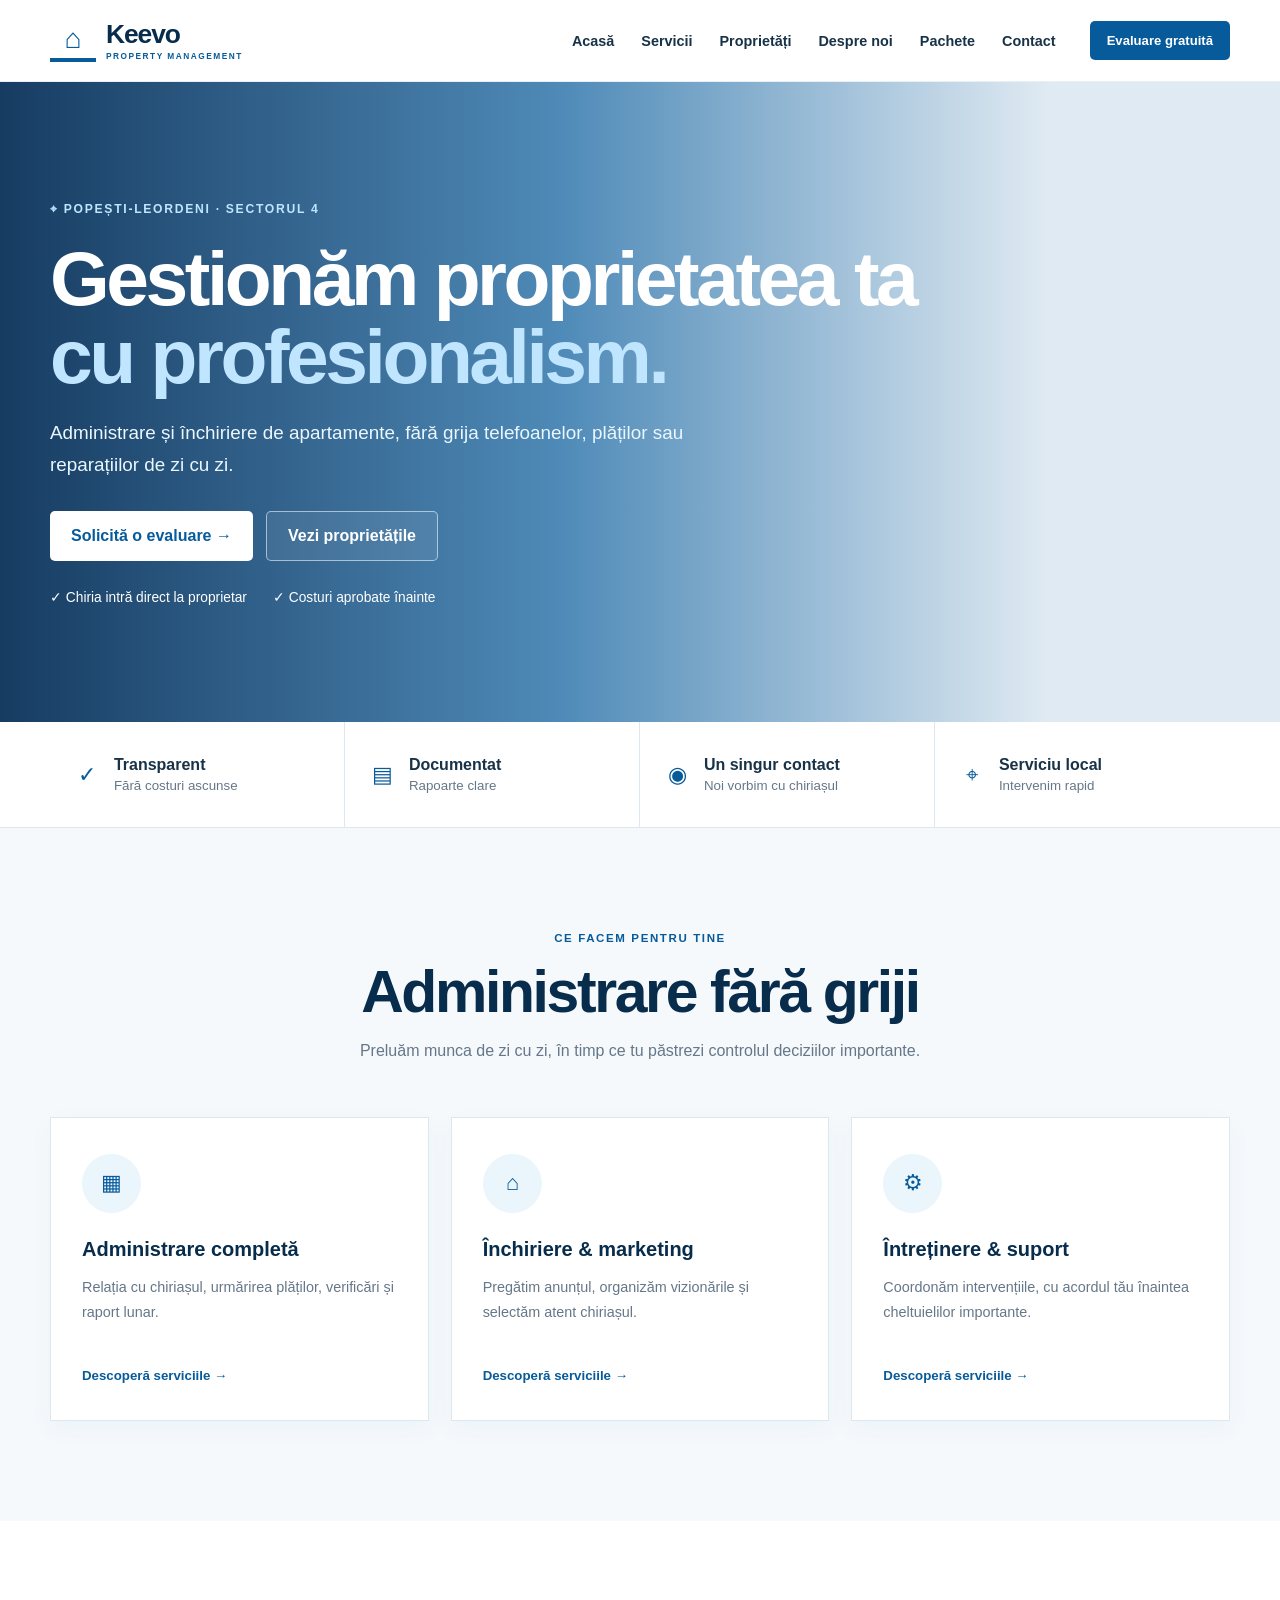
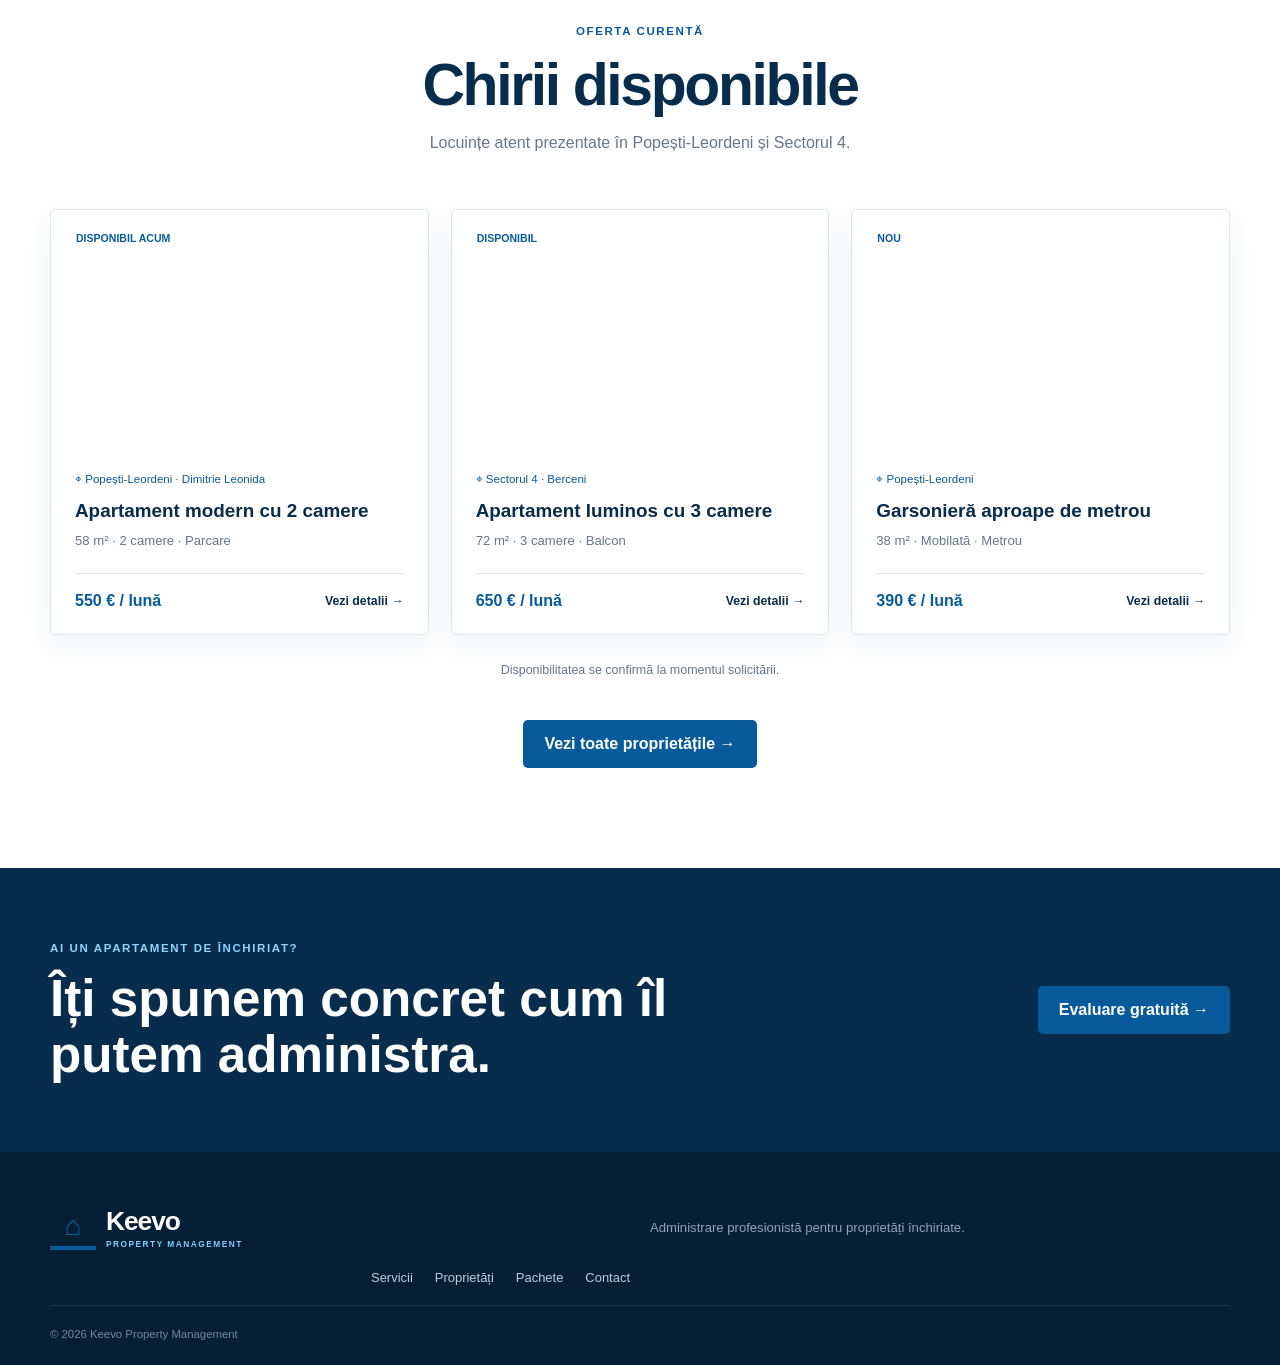
<file: index.html>
<!doctype html><html lang="ro"><head><meta charset="utf-8"><meta name="viewport" content="width=device-width,initial-scale=1"><title>Keevo Property Management</title><meta name="description" content="Keevo Property Management — administrare și închiriere proprietăți în București și Popești-Leordeni."><link rel="stylesheet" href="/styles.css"></head><body><main><header><div class="container nav"><a class="logo" href="/"><span class="logo-icon"><i class="icon">⌂</i></span><span><b>Keevo</b><small>Property Management</small></span></a><nav id="mainnav"><a href="/">Acasă</a><a href="/servicii/">Servicii</a><a href="/proprietati/">Proprietăți</a><a href="/despre-noi/">Despre noi</a><a href="/pachete/">Pachete</a><a href="/contact/">Contact</a></nav><a class="nav-button" href="/contact/">Evaluare gratuită</a><button class="menu" id="menuBtn" aria-label="Meniu">☰</button></div></header><section class="hero"><div class="hero-shade"></div><div class="container hero-copy"><span class="kicker">⌖ Popești-Leordeni · Sectorul 4</span><h1>Gestionăm proprietatea ta<br><em>cu profesionalism.</em></h1><p>Administrare și închiriere de apartamente, fără grija telefoanelor, plăților sau reparațiilor de zi cu zi.</p><div class="hero-actions"><a class="btn" href="/contact/">Solicită o evaluare →</a><a class="btn ghost" href="/proprietati/">Vezi proprietățile</a></div><div class="hero-proof"><span>✓ Chiria intră direct la proprietar</span><span>✓ Costuri aprobate înainte</span></div></div></section><section class="facts"><div class="container"><div><i class="icon">✓</i><span><b>Transparent</b><small>Fără costuri ascunse</small></span></div><div><i class="icon">▤</i><span><b>Documentat</b><small>Rapoarte clare</small></span></div><div><i class="icon">◉</i><span><b>Un singur contact</b><small>Noi vorbim cu chiriașul</small></span></div><div><i class="icon">⌖</i><span><b>Serviciu local</b><small>Intervenim rapid</small></span></div></div></section><section class="section soft"><div class="container"><div class="heading"><span class="label">Ce facem pentru tine</span><h2>Administrare fără griji</h2><p>Preluăm munca de zi cu zi, în timp ce tu păstrezi controlul deciziilor importante.</p></div><div class="service-grid"><article><span><i class="icon">▦</i></span><h3>Administrare completă</h3><p>Relația cu chiriașul, urmărirea plăților, verificări și raport lunar.</p><a href="/servicii/">Descoperă serviciile →</a></article><article><span><i class="icon">⌂</i></span><h3>Închiriere & marketing</h3><p>Pregătim anunțul, organizăm vizionările și selectăm atent chiriașul.</p><a href="/servicii/">Descoperă serviciile →</a></article><article><span><i class="icon">⚙</i></span><h3>Întreținere & suport</h3><p>Coordonăm intervențiile, cu acordul tău înaintea cheltuielilor importante.</p><a href="/servicii/">Descoperă serviciile →</a></article></div></div></section><section class="section properties"><div class="container"><div class="heading"><span class="label">Oferta curentă</span><h2>Chirii disponibile</h2><p>Locuințe atent prezentate în Popești-Leordeni și Sectorul 4.</p></div><div class="property-grid"><article><div class="property-image crop-0"><span>Disponibil acum</span></div><div class="property-copy"><small>⌖ Popești-Leordeni · Dimitrie Leonida</small><h3>Apartament modern cu 2 camere</h3><p>58 m² · 2 camere · Parcare</p><div><strong>550 € / lună</strong><a href="/proprietati/#locuinta-0">Vezi detalii →</a></div></div></article><article><div class="property-image crop-1"><span>Disponibil</span></div><div class="property-copy"><small>⌖ Sectorul 4 · Berceni</small><h3>Apartament luminos cu 3 camere</h3><p>72 m² · 3 camere · Balcon</p><div><strong>650 € / lună</strong><a href="/proprietati/#locuinta-1">Vezi detalii →</a></div></div></article><article><div class="property-image crop-2"><span>Nou</span></div><div class="property-copy"><small>⌖ Popești-Leordeni</small><h3>Garsonieră aproape de metrou</h3><p>38 m² · Mobilată · Metrou</p><div><strong>390 € / lună</strong><a href="/proprietati/#locuinta-2">Vezi detalii →</a></div></div></article></div><p class="note">Disponibilitatea se confirmă la momentul solicitării.</p><div class="center-action"><a class="btn" href="/proprietati/">Vezi toate proprietățile →</a></div></div></section><section class="home-cta"><div class="container"><div><span class="label">Ai un apartament de închiriat?</span><h2>Îți spunem concret cum îl putem administra.</h2></div><a class="btn" href="/contact/">Evaluare gratuită →</a></div></section><footer><div class="container"><a class="logo" href="/"><span class="logo-icon"><i class="icon">⌂</i></span><span><b>Keevo</b><small>Property Management</small></span></a><p>Administrare profesionistă pentru proprietăți închiriate.</p><nav><a href="/servicii/">Servicii</a><a href="/proprietati/">Proprietăți</a><a href="/pachete/">Pachete</a><a href="/contact/">Contact</a></nav><small>© 2026 Keevo Property Management</small></div></footer></main><script src="/site.js"></script></body></html>
</file>
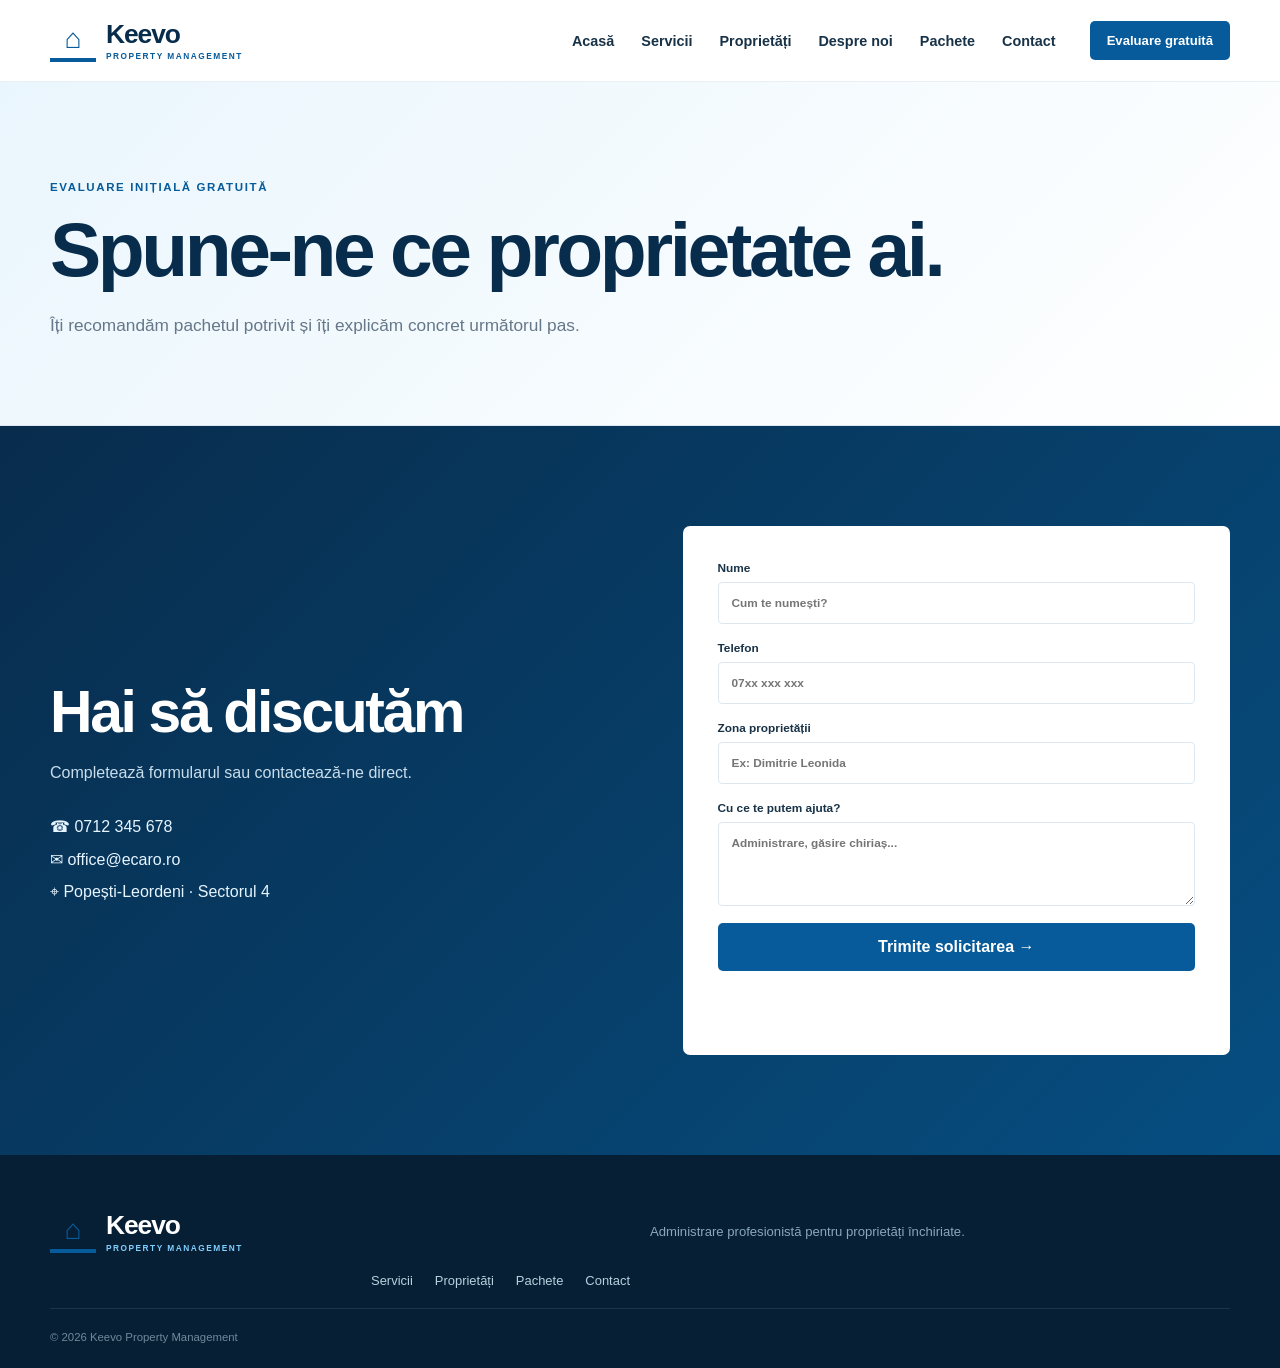
<file: contact/index.html>
<!doctype html><html lang="ro"><head><meta charset="utf-8"><meta name="viewport" content="width=device-width,initial-scale=1"><title>Contact — Keevo</title><meta name="description" content="Keevo Property Management — administrare și închiriere proprietăți în București și Popești-Leordeni."><link rel="stylesheet" href="/styles.css"></head><body><main><header><div class="container nav"><a class="logo" href="/"><span class="logo-icon"><i class="icon">⌂</i></span><span><b>Keevo</b><small>Property Management</small></span></a><nav id="mainnav"><a href="/">Acasă</a><a href="/servicii/">Servicii</a><a href="/proprietati/">Proprietăți</a><a href="/despre-noi/">Despre noi</a><a href="/pachete/">Pachete</a><a href="/contact/">Contact</a></nav><a class="nav-button" href="/contact/">Evaluare gratuită</a><button class="menu" id="menuBtn" aria-label="Meniu">☰</button></div></header><section class="page-hero"><div class="container"><span class="label">Evaluare inițială gratuită</span><h1>Spune-ne ce proprietate ai.</h1><p>Îți recomandăm pachetul potrivit și îți explicăm concret următorul pas.</p></div></section><section class="section contact"><div class="container two-col"><div><h2>Hai să discutăm</h2><p>Completează formularul sau contactează-ne direct.</p><div class="contact-lines"><a href="tel:+40712345678">☎ 0712 345 678</a><a href="mailto:office@ecaro.ro">✉ office@ecaro.ro</a><span>⌖ Popești-Leordeni · Sectorul 4</span></div></div><form id="contactForm"><input type="hidden" name="_subject" value="Solicitare nouă — Keevo Property Management"><input type="hidden" name="_template" value="table"><input type="hidden" name="_captcha" value="false"><label>Nume<input name="Nume" required autocomplete="name" placeholder="Cum te numești?"></label><label>Telefon<input name="Telefon" required type="tel" inputmode="tel" autocomplete="tel" placeholder="07xx xxx xxx"></label><label>Zona proprietății<input name="Zona proprietatii" required placeholder="Ex: Dimitrie Leonida"></label><label>Cu ce te putem ajuta?<textarea name="Mesaj" required rows="4" placeholder="Administrare, găsire chiriaș..."></textarea></label><button class="btn" type="submit">Trimite solicitarea →</button><p id="formFeedback" class="form-feedback" role="status"></p></form></div></section><footer><div class="container"><a class="logo" href="/"><span class="logo-icon"><i class="icon">⌂</i></span><span><b>Keevo</b><small>Property Management</small></span></a><p>Administrare profesionistă pentru proprietăți închiriate.</p><nav><a href="/servicii/">Servicii</a><a href="/proprietati/">Proprietăți</a><a href="/pachete/">Pachete</a><a href="/contact/">Contact</a></nav><small>© 2026 Keevo Property Management</small></div></footer></main><script src="/site.js"></script></body></html>
</file>
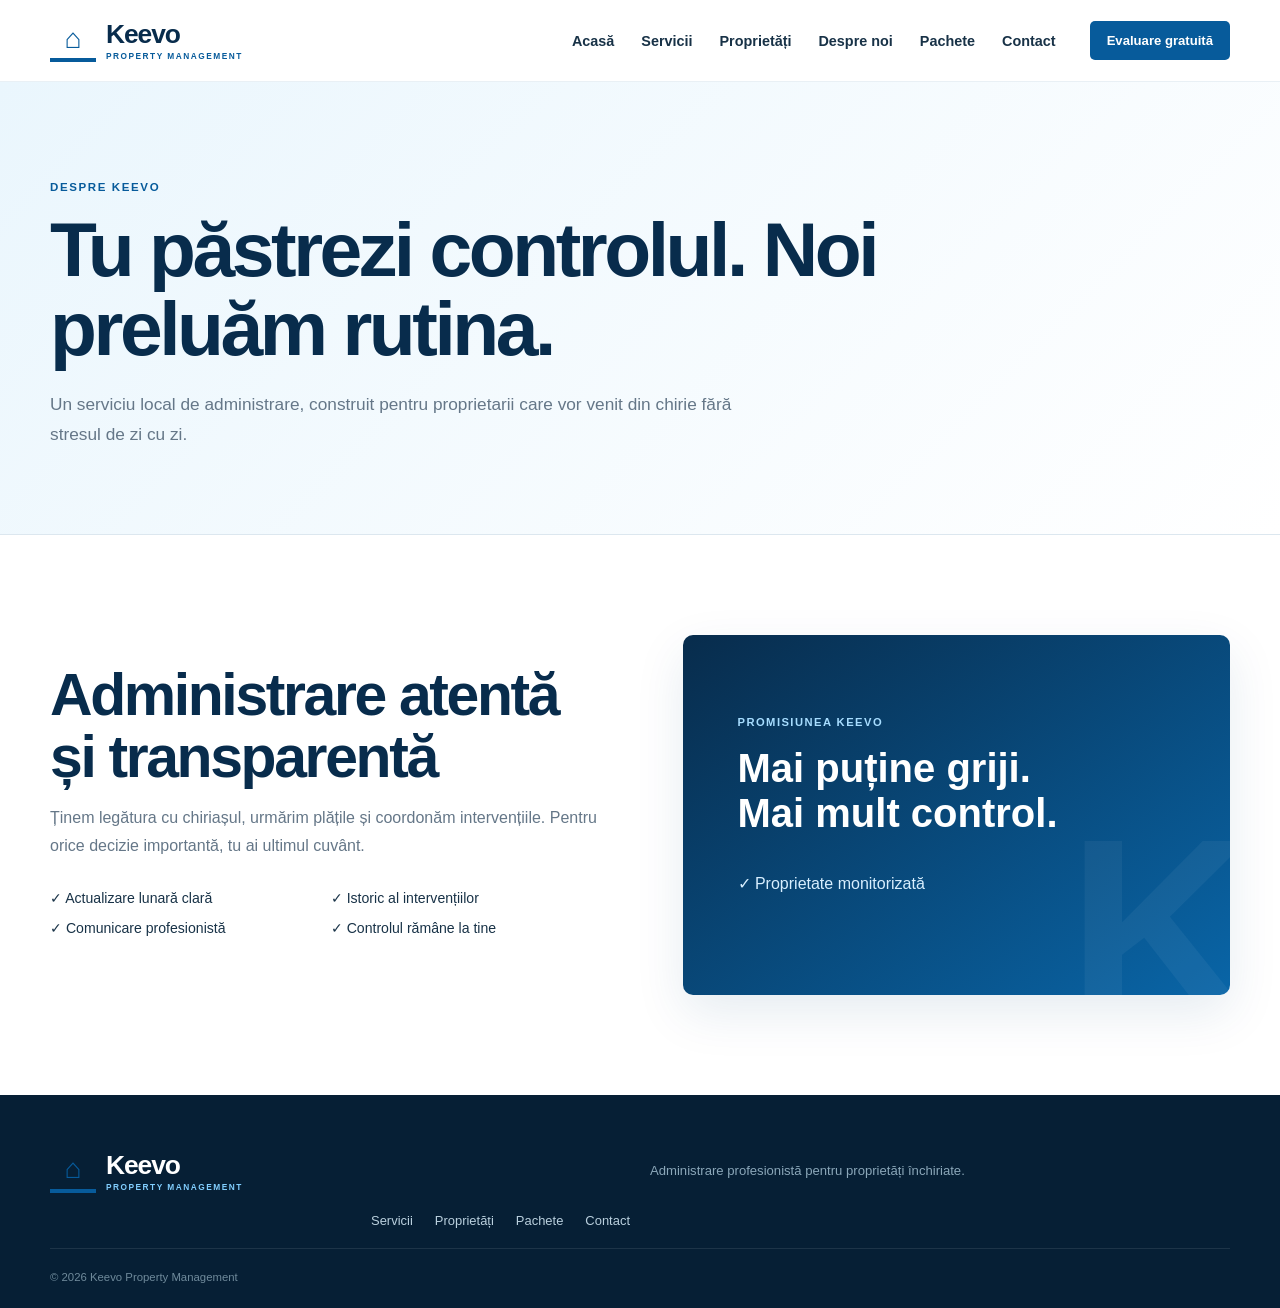
<file: despre-noi/index.html>
<!doctype html><html lang="ro"><head><meta charset="utf-8"><meta name="viewport" content="width=device-width,initial-scale=1"><title>Despre noi — Keevo</title><meta name="description" content="Keevo Property Management — administrare și închiriere proprietăți în București și Popești-Leordeni."><link rel="stylesheet" href="/styles.css"></head><body><main><header><div class="container nav"><a class="logo" href="/"><span class="logo-icon"><i class="icon">⌂</i></span><span><b>Keevo</b><small>Property Management</small></span></a><nav id="mainnav"><a href="/">Acasă</a><a href="/servicii/">Servicii</a><a href="/proprietati/">Proprietăți</a><a href="/despre-noi/">Despre noi</a><a href="/pachete/">Pachete</a><a href="/contact/">Contact</a></nav><a class="nav-button" href="/contact/">Evaluare gratuită</a><button class="menu" id="menuBtn" aria-label="Meniu">☰</button></div></header><section class="page-hero"><div class="container"><span class="label">Despre Keevo</span><h1>Tu păstrezi controlul. Noi preluăm rutina.</h1><p>Un serviciu local de administrare, construit pentru proprietarii care vor venit din chirie fără stresul de zi cu zi.</p></div></section><section class="section about"><div class="container two-col"><div><h2>Administrare atentă și transparentă</h2><p>Ținem legătura cu chiriașul, urmărim plățile și coordonăm intervențiile. Pentru orice decizie importantă, tu ai ultimul cuvânt.</p><ul class="checks"><li>✓ Actualizare lunară clară</li><li>✓ Istoric al intervențiilor</li><li>✓ Comunicare profesionistă</li><li>✓ Controlul rămâne la tine</li></ul></div><div class="about-card"><span>Promisiunea Keevo</span><strong>Mai puține griji.<br>Mai mult control.</strong><p>✓ Proprietate monitorizată</p></div></div></section><footer><div class="container"><a class="logo" href="/"><span class="logo-icon"><i class="icon">⌂</i></span><span><b>Keevo</b><small>Property Management</small></span></a><p>Administrare profesionistă pentru proprietăți închiriate.</p><nav><a href="/servicii/">Servicii</a><a href="/proprietati/">Proprietăți</a><a href="/pachete/">Pachete</a><a href="/contact/">Contact</a></nav><small>© 2026 Keevo Property Management</small></div></footer></main><script src="/site.js"></script></body></html>
</file>
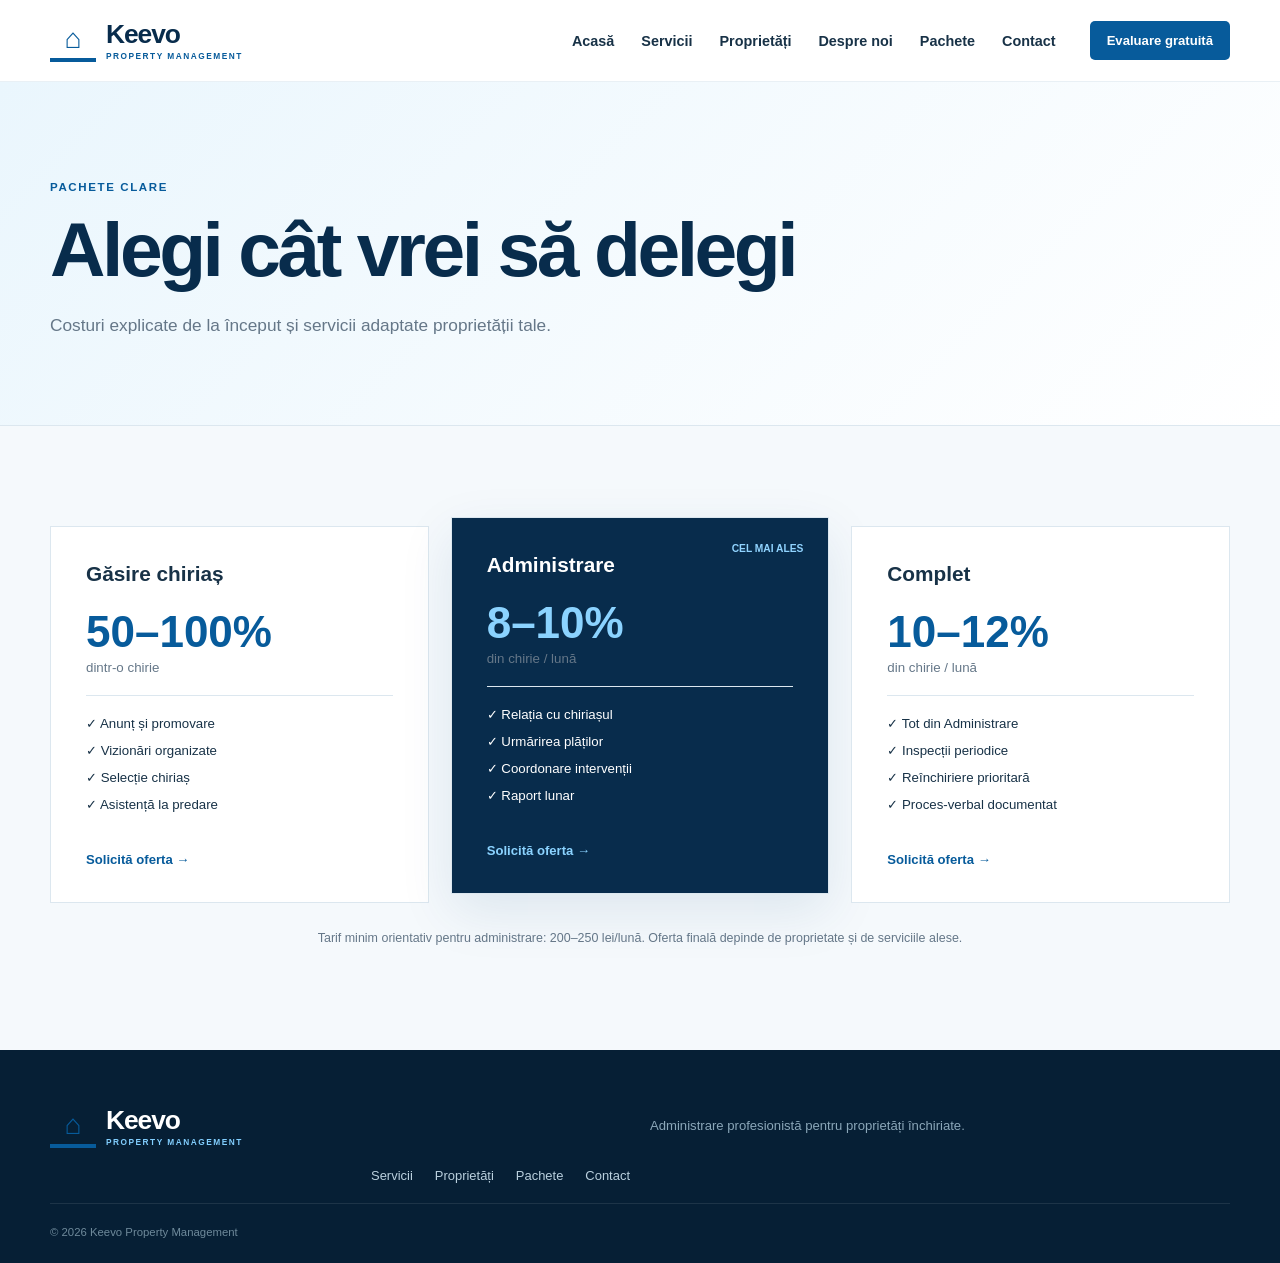
<file: pachete/index.html>
<!doctype html><html lang="ro"><head><meta charset="utf-8"><meta name="viewport" content="width=device-width,initial-scale=1"><title>Pachete — Keevo</title><meta name="description" content="Keevo Property Management — administrare și închiriere proprietăți în București și Popești-Leordeni."><link rel="stylesheet" href="/styles.css"></head><body><main><header><div class="container nav"><a class="logo" href="/"><span class="logo-icon"><i class="icon">⌂</i></span><span><b>Keevo</b><small>Property Management</small></span></a><nav id="mainnav"><a href="/">Acasă</a><a href="/servicii/">Servicii</a><a href="/proprietati/">Proprietăți</a><a href="/despre-noi/">Despre noi</a><a href="/pachete/">Pachete</a><a href="/contact/">Contact</a></nav><a class="nav-button" href="/contact/">Evaluare gratuită</a><button class="menu" id="menuBtn" aria-label="Meniu">☰</button></div></header><section class="page-hero"><div class="container"><span class="label">Pachete clare</span><h1>Alegi cât vrei să delegi</h1><p>Costuri explicate de la început și servicii adaptate proprietății tale.</p></div></section><section class="section soft"><div class="container"><div class="package-grid"><article class=""><h3>Găsire chiriaș</h3><strong>50–100%</strong><small>dintr-o chirie</small><ul><li>✓ Anunț și promovare</li><li>✓ Vizionări organizate</li><li>✓ Selecție chiriaș</li><li>✓ Asistență la predare</li></ul><a href="/contact/">Solicită oferta →</a></article><article class="featured"><span class="popular">Cel mai ales</span><h3>Administrare</h3><strong>8–10%</strong><small>din chirie / lună</small><ul><li>✓ Relația cu chiriașul</li><li>✓ Urmărirea plăților</li><li>✓ Coordonare intervenții</li><li>✓ Raport lunar</li></ul><a href="/contact/">Solicită oferta →</a></article><article class=""><h3>Complet</h3><strong>10–12%</strong><small>din chirie / lună</small><ul><li>✓ Tot din Administrare</li><li>✓ Inspecții periodice</li><li>✓ Reînchiriere prioritară</li><li>✓ Proces-verbal documentat</li></ul><a href="/contact/">Solicită oferta →</a></article></div><p class="note">Tarif minim orientativ pentru administrare: 200–250 lei/lună. Oferta finală depinde de proprietate și de serviciile alese.</p></div></section><footer><div class="container"><a class="logo" href="/"><span class="logo-icon"><i class="icon">⌂</i></span><span><b>Keevo</b><small>Property Management</small></span></a><p>Administrare profesionistă pentru proprietăți închiriate.</p><nav><a href="/servicii/">Servicii</a><a href="/proprietati/">Proprietăți</a><a href="/pachete/">Pachete</a><a href="/contact/">Contact</a></nav><small>© 2026 Keevo Property Management</small></div></footer></main><script src="/site.js"></script></body></html>
</file>
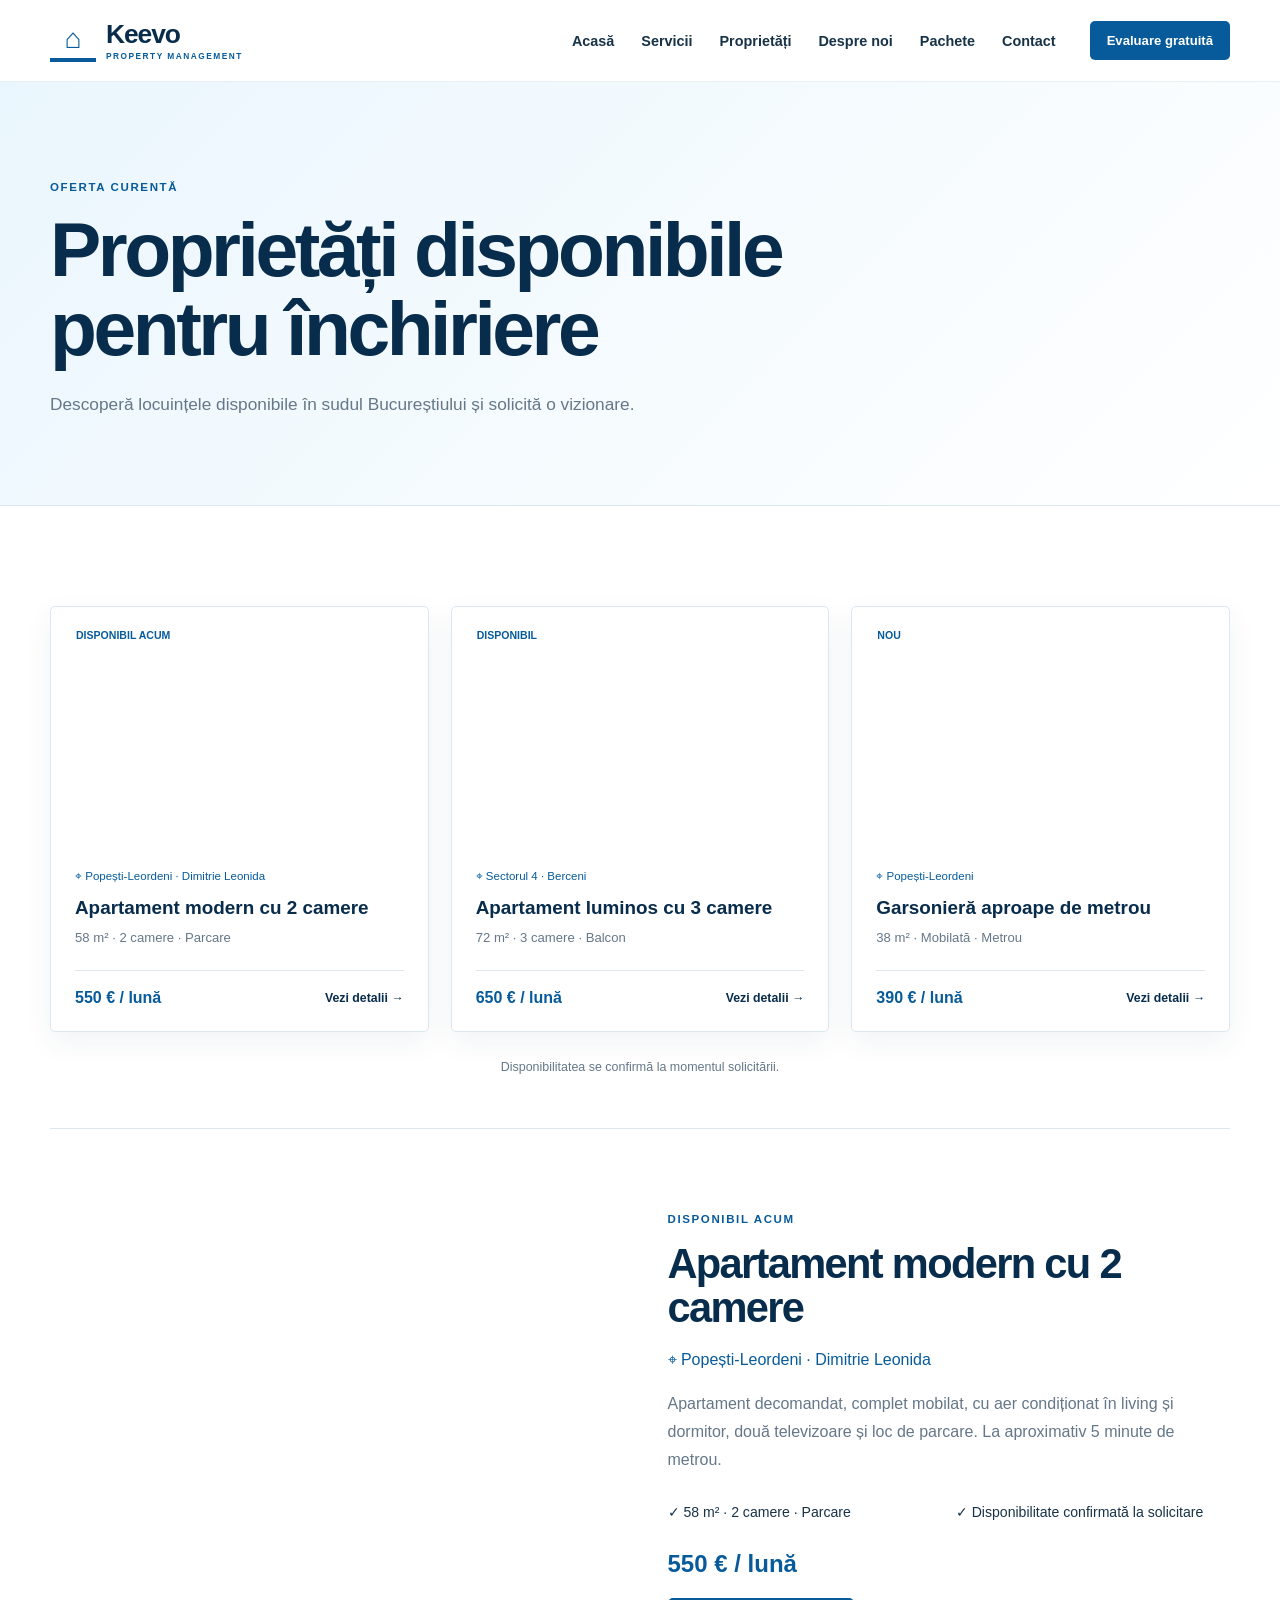
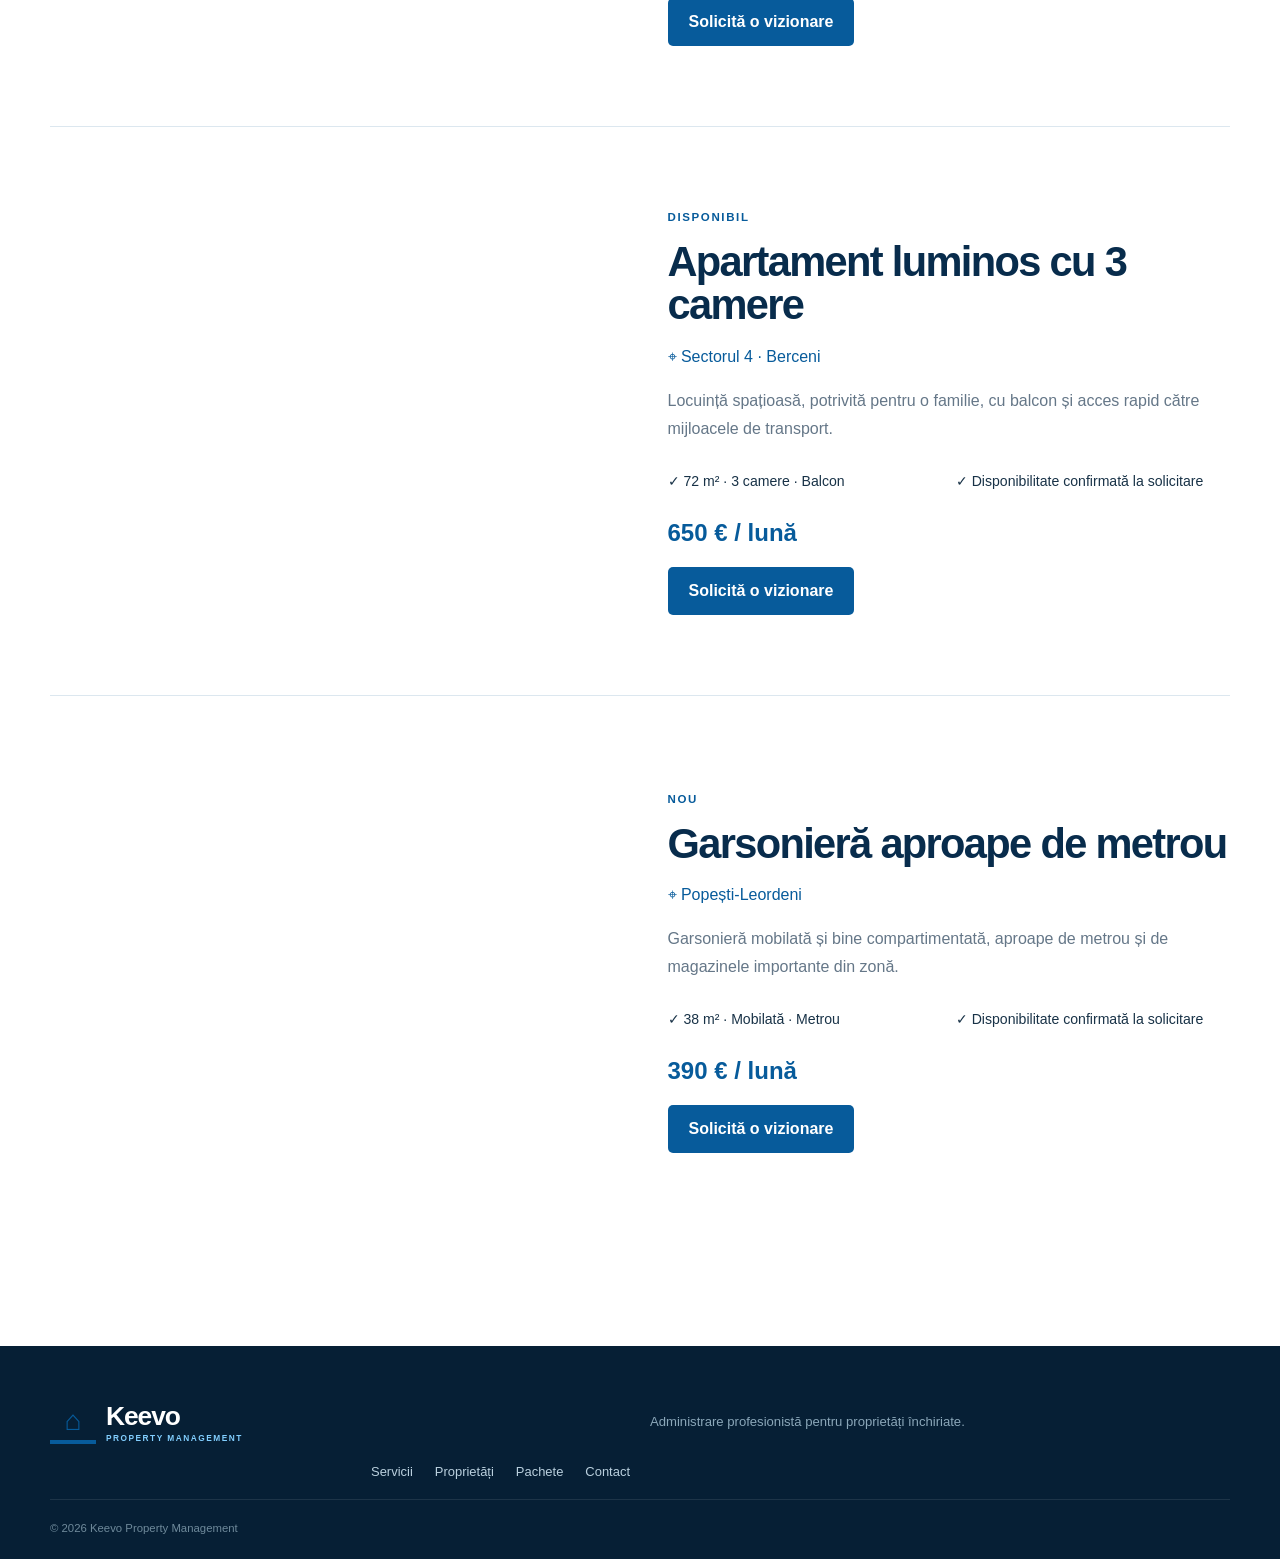
<file: proprietati/index.html>
<!doctype html><html lang="ro"><head><meta charset="utf-8"><meta name="viewport" content="width=device-width,initial-scale=1"><title>Proprietăți — Keevo</title><meta name="description" content="Keevo Property Management — administrare și închiriere proprietăți în București și Popești-Leordeni."><link rel="stylesheet" href="/styles.css"></head><body><main><header><div class="container nav"><a class="logo" href="/"><span class="logo-icon"><i class="icon">⌂</i></span><span><b>Keevo</b><small>Property Management</small></span></a><nav id="mainnav"><a href="/">Acasă</a><a href="/servicii/">Servicii</a><a href="/proprietati/">Proprietăți</a><a href="/despre-noi/">Despre noi</a><a href="/pachete/">Pachete</a><a href="/contact/">Contact</a></nav><a class="nav-button" href="/contact/">Evaluare gratuită</a><button class="menu" id="menuBtn" aria-label="Meniu">☰</button></div></header><section class="page-hero"><div class="container"><span class="label">Oferta curentă</span><h1>Proprietăți disponibile pentru închiriere</h1><p>Descoperă locuințele disponibile în sudul Bucureștiului și solicită o vizionare.</p></div></section><section class="section properties"><div class="container"><div class="property-grid"><article><div class="property-image crop-0"><span>Disponibil acum</span></div><div class="property-copy"><small>⌖ Popești-Leordeni · Dimitrie Leonida</small><h3>Apartament modern cu 2 camere</h3><p>58 m² · 2 camere · Parcare</p><div><strong>550 € / lună</strong><a href="/proprietati/#locuinta-0">Vezi detalii →</a></div></div></article><article><div class="property-image crop-1"><span>Disponibil</span></div><div class="property-copy"><small>⌖ Sectorul 4 · Berceni</small><h3>Apartament luminos cu 3 camere</h3><p>72 m² · 3 camere · Balcon</p><div><strong>650 € / lună</strong><a href="/proprietati/#locuinta-1">Vezi detalii →</a></div></div></article><article><div class="property-image crop-2"><span>Nou</span></div><div class="property-copy"><small>⌖ Popești-Leordeni</small><h3>Garsonieră aproape de metrou</h3><p>38 m² · Mobilată · Metrou</p><div><strong>390 € / lună</strong><a href="/proprietati/#locuinta-2">Vezi detalii →</a></div></div></article></div><p class="note">Disponibilitatea se confirmă la momentul solicitării.</p><article class="property-detail" id="locuinta-0"><div class="property-detail-image crop-0"></div><div><span class="label">Disponibil acum</span><h2>Apartament modern cu 2 camere</h2><p class="location">⌖ Popești-Leordeni · Dimitrie Leonida</p><p>Apartament decomandat, complet mobilat, cu aer condiționat în living și dormitor, două televizoare și loc de parcare. La aproximativ 5 minute de metrou.</p><ul class="checks"><li>✓ 58 m² · 2 camere · Parcare</li><li>✓ Disponibilitate confirmată la solicitare</li></ul><strong>550 € / lună</strong><a class="btn" href="/contact/">Solicită o vizionare</a></div></article><article class="property-detail" id="locuinta-1"><div class="property-detail-image crop-1"></div><div><span class="label">Disponibil</span><h2>Apartament luminos cu 3 camere</h2><p class="location">⌖ Sectorul 4 · Berceni</p><p>Locuință spațioasă, potrivită pentru o familie, cu balcon și acces rapid către mijloacele de transport.</p><ul class="checks"><li>✓ 72 m² · 3 camere · Balcon</li><li>✓ Disponibilitate confirmată la solicitare</li></ul><strong>650 € / lună</strong><a class="btn" href="/contact/">Solicită o vizionare</a></div></article><article class="property-detail" id="locuinta-2"><div class="property-detail-image crop-2"></div><div><span class="label">Nou</span><h2>Garsonieră aproape de metrou</h2><p class="location">⌖ Popești-Leordeni</p><p>Garsonieră mobilată și bine compartimentată, aproape de metrou și de magazinele importante din zonă.</p><ul class="checks"><li>✓ 38 m² · Mobilată · Metrou</li><li>✓ Disponibilitate confirmată la solicitare</li></ul><strong>390 € / lună</strong><a class="btn" href="/contact/">Solicită o vizionare</a></div></article></div></section><footer><div class="container"><a class="logo" href="/"><span class="logo-icon"><i class="icon">⌂</i></span><span><b>Keevo</b><small>Property Management</small></span></a><p>Administrare profesionistă pentru proprietăți închiriate.</p><nav><a href="/servicii/">Servicii</a><a href="/proprietati/">Proprietăți</a><a href="/pachete/">Pachete</a><a href="/contact/">Contact</a></nav><small>© 2026 Keevo Property Management</small></div></footer></main><script src="/site.js"></script></body></html>
</file>
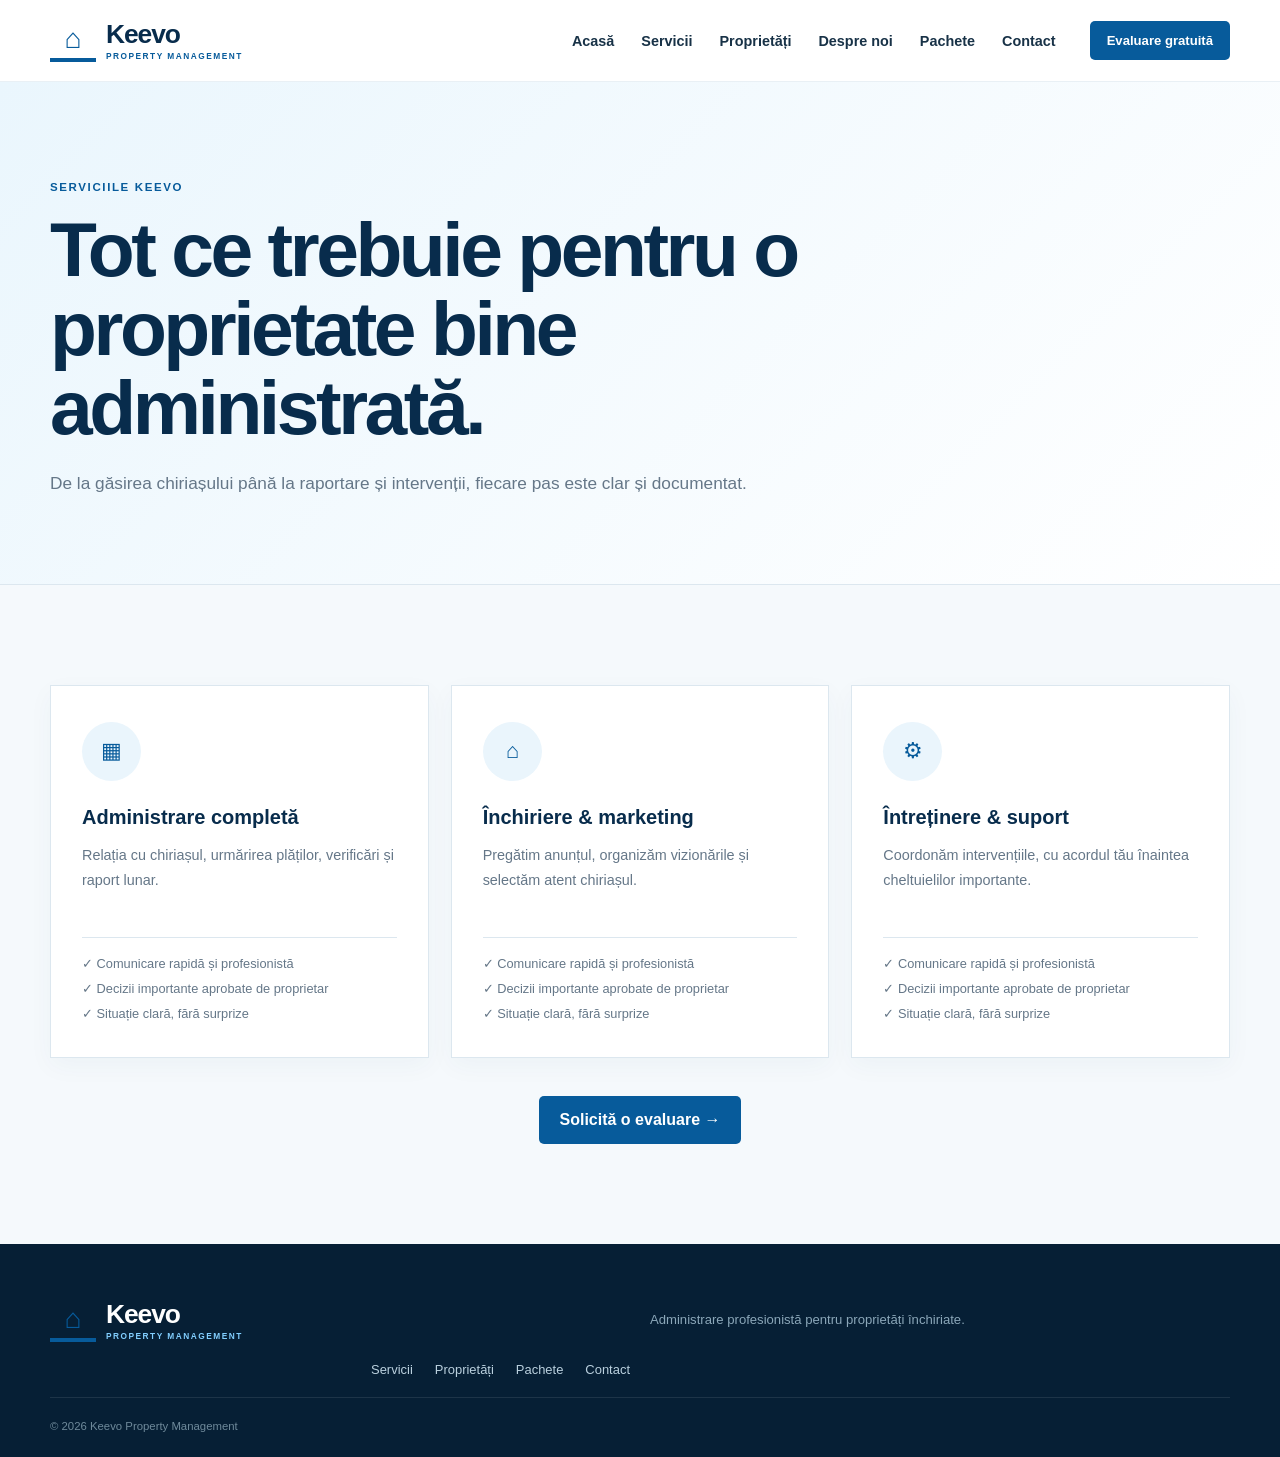
<file: servicii/index.html>
<!doctype html><html lang="ro"><head><meta charset="utf-8"><meta name="viewport" content="width=device-width,initial-scale=1"><title>Servicii — Keevo</title><meta name="description" content="Keevo Property Management — administrare și închiriere proprietăți în București și Popești-Leordeni."><link rel="stylesheet" href="/styles.css"></head><body><main><header><div class="container nav"><a class="logo" href="/"><span class="logo-icon"><i class="icon">⌂</i></span><span><b>Keevo</b><small>Property Management</small></span></a><nav id="mainnav"><a href="/">Acasă</a><a href="/servicii/">Servicii</a><a href="/proprietati/">Proprietăți</a><a href="/despre-noi/">Despre noi</a><a href="/pachete/">Pachete</a><a href="/contact/">Contact</a></nav><a class="nav-button" href="/contact/">Evaluare gratuită</a><button class="menu" id="menuBtn" aria-label="Meniu">☰</button></div></header><section class="page-hero"><div class="container"><span class="label">Serviciile Keevo</span><h1>Tot ce trebuie pentru o proprietate bine administrată.</h1><p>De la găsirea chiriașului până la raportare și intervenții, fiecare pas este clar și documentat.</p></div></section><section class="section soft"><div class="container"><div class="service-grid"><article><span><i class="icon">▦</i></span><h3>Administrare completă</h3><p>Relația cu chiriașul, urmărirea plăților, verificări și raport lunar.</p><ul class="detail-list"><li>✓ Comunicare rapidă și profesionistă</li><li>✓ Decizii importante aprobate de proprietar</li><li>✓ Situație clară, fără surprize</li></ul></article><article><span><i class="icon">⌂</i></span><h3>Închiriere & marketing</h3><p>Pregătim anunțul, organizăm vizionările și selectăm atent chiriașul.</p><ul class="detail-list"><li>✓ Comunicare rapidă și profesionistă</li><li>✓ Decizii importante aprobate de proprietar</li><li>✓ Situație clară, fără surprize</li></ul></article><article><span><i class="icon">⚙</i></span><h3>Întreținere & suport</h3><p>Coordonăm intervențiile, cu acordul tău înaintea cheltuielilor importante.</p><ul class="detail-list"><li>✓ Comunicare rapidă și profesionistă</li><li>✓ Decizii importante aprobate de proprietar</li><li>✓ Situație clară, fără surprize</li></ul></article></div><div class="center-action"><a class="btn" href="/contact/">Solicită o evaluare →</a></div></div></section><footer><div class="container"><a class="logo" href="/"><span class="logo-icon"><i class="icon">⌂</i></span><span><b>Keevo</b><small>Property Management</small></span></a><p>Administrare profesionistă pentru proprietăți închiriate.</p><nav><a href="/servicii/">Servicii</a><a href="/proprietati/">Proprietăți</a><a href="/pachete/">Pachete</a><a href="/contact/">Contact</a></nav><small>© 2026 Keevo Property Management</small></div></footer></main><script src="/site.js"></script></body></html>
</file>
<file: styles.css>
:root{--blue:#075b9b;--deep:#082c4c;--sky:#eaf5fc;--soft:#f5f9fc;--text:#183247;--muted:#657788;--line:#dce7ef;--shadow:0 18px 50px #0a47751a;--font:"Avenir Next","Segoe UI",Arial,sans-serif}*{box-sizing:border-box}html{scroll-behavior:smooth}body{margin:0;background:#fff;color:var(--text);font:16px var(--font)}a{text-decoration:none;color:inherit}button,input,textarea{font:inherit}.container{width:min(1180px,calc(100% - 40px));margin:auto}header{height:82px;background:#fffffffa;position:sticky;top:0;z-index:30;border-bottom:1px solid #e9f0f5}.nav{height:100%;display:flex;align-items:center;gap:34px}.logo{display:flex;align-items:center;gap:10px;margin-right:auto}.logo-icon{width:46px;height:43px;display:grid;place-items:center;color:var(--blue);border-bottom:4px solid;font-size:1.75rem}.logo>span:last-child{display:flex;flex-direction:column;line-height:1}.logo b{font-size:1.65rem;color:var(--deep);letter-spacing:-.04em}.logo small{margin-top:5px;color:var(--blue);font-size:.52rem;letter-spacing:.18em;text-transform:uppercase;font-weight:800}.nav nav{display:flex;gap:27px}.nav nav a{font-size:.9rem;font-weight:650}.nav nav a:hover{color:var(--blue)}.nav-button{background:var(--blue);color:#fff;padding:12px 17px;border-radius:5px;font-size:.82rem;font-weight:750}.menu{display:none;border:0;background:none;color:var(--deep);font-size:1.5rem}.hero{height:640px;position:relative;display:flex;align-items:center;color:#fff;overflow:hidden;background-size:cover;background-position:center}.hero-shade{position:absolute;inset:0;background:linear-gradient(90deg,#052d56ed,#075b9bb5 44%,#075b9b20 82%)}.hero-copy{position:relative;z-index:2}.kicker{font-size:.76rem;text-transform:uppercase;letter-spacing:.14em;font-weight:800;color:#bfe5ff}.hero h1{font-size:clamp(3.2rem,6vw,5.3rem);line-height:1.02;letter-spacing:-.045em;margin:22px 0;font-weight:760}.hero h1 em{font-style:normal;color:#bfe5ff}.hero-copy>p{font-size:1.18rem;line-height:1.7;color:#eaf7ff;max-width:650px}.hero-actions{display:flex;gap:13px;margin-top:30px}.btn{border:0;display:inline-flex;align-items:center;justify-content:center;gap:8px;background:var(--blue);color:#fff;padding:15px 21px;border-radius:5px;font-weight:750;cursor:pointer;transition:.2s}.btn:hover{transform:translateY(-2px)}.hero .btn{background:#fff;color:var(--blue)}.hero .ghost{background:#ffffff14;color:#fff;border:1px solid #ffffff8c}.hero-proof{display:flex;gap:26px;margin-top:28px;font-size:.86rem}.facts{border-bottom:1px solid var(--line)}.facts>.container{display:grid;grid-template-columns:repeat(4,1fr);min-height:105px}.facts .container>div{display:flex;align-items:center;gap:13px;padding:0 24px;border-right:1px solid var(--line)}.facts .container>div:last-child{border:0}.facts .icon{color:var(--blue);font-size:1.4rem}.facts span{display:flex;flex-direction:column}.facts small{color:var(--muted);margin-top:4px}.section{padding:100px 0}.section h2{font-size:clamp(2.4rem,4.6vw,4rem);line-height:1.05;letter-spacing:-.04em;margin:0;color:var(--deep)}.section p{color:var(--muted);line-height:1.75}.label{display:inline-block;color:var(--blue);font-size:.72rem;letter-spacing:.14em;text-transform:uppercase;font-weight:850;margin-bottom:17px}.soft{background:var(--soft)}.heading{text-align:center;max-width:720px;margin:0 auto 52px}.heading p{margin:14px 0 0}.two-col{display:grid;grid-template-columns:1fr 1fr;gap:85px;align-items:center}.service-grid,.property-grid,.package-grid{display:grid;grid-template-columns:repeat(3,1fr);gap:22px}.service-grid article{background:#fff;border:1px solid var(--line);padding:36px 31px;box-shadow:0 8px 24px #0b51700a;transition:.2s}.service-grid article:hover{transform:translateY(-5px);box-shadow:var(--shadow)}.service-grid article>span{width:59px;height:59px;display:grid;place-items:center;background:var(--sky);color:var(--blue);border-radius:50%;font-size:1.35rem}.service-grid h3{color:var(--deep);font-size:1.25rem;margin:25px 0 11px}.service-grid p{font-size:.9rem;min-height:76px}.service-grid a{color:var(--blue);font-size:.83rem;font-weight:800}.detail-list{list-style:none;padding:18px 0 0;margin:18px 0 0;border-top:1px solid var(--line);display:grid;gap:10px}.detail-list li{font-size:.8rem;color:var(--muted)}.property-grid article{background:#fff;border:1px solid var(--line);box-shadow:0 10px 30px #113b5810;overflow:hidden;border-radius:5px}.property-image{height:235px;position:relative;overflow:hidden;background-size:cover}.property-image span{position:absolute;top:15px;left:15px;background:#fff;color:var(--blue);padding:7px 10px;border-radius:3px;font-size:.66rem;font-weight:850;text-transform:uppercase}.property-copy{padding:24px}.property-copy>small{color:var(--blue);font-size:.72rem}.property-copy h3{font-size:1.18rem;color:var(--deep);margin:13px 0 8px}.property-copy>p{font-size:.82rem;margin:0}.property-copy>div{border-top:1px solid var(--line);margin-top:20px;padding-top:18px;display:flex;align-items:center;justify-content:space-between}.property-copy strong{color:var(--blue)}.property-copy a{color:var(--deep);font-weight:800;font-size:.77rem}.note{text-align:center;font-size:.78rem;margin:25px 0 0}.checks{display:grid;grid-template-columns:1fr 1fr;gap:14px;list-style:none;padding:0;margin:30px 0}.checks li{font-size:.88rem}.package-grid article{background:#fff;border:1px solid var(--line);padding:35px;display:flex;flex-direction:column;position:relative}.package-grid article.featured{background:var(--deep);color:#fff;transform:translateY(-9px);box-shadow:var(--shadow)}.popular{position:absolute;right:25px;top:25px;color:#91d4ff;font-size:.64rem;text-transform:uppercase;font-weight:850}.package-grid h3{font-size:1.3rem;margin:0 0 24px}.package-grid>article>strong{font-size:2.75rem;color:var(--blue);line-height:1}.package-grid .featured>strong,.package-grid .featured a{color:#8bd3ff}.package-grid>article>small{color:var(--muted);margin-top:6px}.package-grid ul{list-style:none;padding:20px 0;margin:20px 0;border-top:1px solid var(--line);display:grid;gap:12px}.package-grid li{font-size:.83rem}.package-grid a{margin-top:auto;color:var(--blue);font-weight:800;font-size:.82rem}.about-card{background:linear-gradient(145deg,var(--deep),#0965a7);color:#fff;border-radius:10px;padding:55px;min-height:360px;display:flex;flex-direction:column;justify-content:center;box-shadow:var(--shadow);position:relative;overflow:hidden}.about-card:after{content:"K";position:absolute;right:-25px;bottom:-85px;font-size:260px;font-weight:900;color:#ffffff0c}.about-card>span{color:#a7ddff;text-transform:uppercase;letter-spacing:.13em;font-size:.7rem;font-weight:800}.about-card strong{font-size:2.5rem;line-height:1.12;margin:18px 0}.about-card p{color:#d8efff}.page-hero{padding:95px 0 85px;background:linear-gradient(135deg,#eaf6fd,#fff);border-bottom:1px solid var(--line)}.page-hero h1{max-width:900px;font-size:clamp(2.8rem,6vw,5rem);line-height:1.03;letter-spacing:-.045em;color:var(--deep);margin:0}.page-hero p{max-width:720px;color:var(--muted);font-size:1.08rem;line-height:1.7;margin:22px 0 0}.center-action{text-align:center;margin-top:38px}.home-cta{padding:70px 0;background:var(--deep);color:#fff}.home-cta>.container{display:flex;align-items:center;justify-content:space-between;gap:40px}.home-cta h2{font-size:clamp(2rem,4vw,3.4rem);line-height:1.08;margin:0;max-width:760px}.home-cta .label{color:#8ed4ff}.property-detail{display:grid;grid-template-columns:1fr 1fr;gap:55px;align-items:center;border-top:1px solid var(--line);padding:80px 0;scroll-margin-top:90px}.property-detail:first-of-type{margin-top:50px}.property-detail-image{height:390px;overflow:hidden;border-radius:8px;background-size:cover}.property-detail h2{font-size:2.6rem}.property-detail .location{color:var(--blue)}.property-detail>div>strong{display:block;color:var(--blue);font-size:1.5rem;margin:20px 0}.contact{background:linear-gradient(135deg,var(--deep),#064e81);color:#fff}.contact h2{color:#fff}.contact p{color:#c8deec}.contact-lines{display:grid;gap:14px;margin-top:30px}.contact-lines>*{color:#e6f5ff}.contact form{background:#fff;color:var(--text);padding:35px;border-radius:7px;display:grid;grid-template-columns:1fr 1fr;gap:17px}.contact label{display:grid;gap:7px;font-size:.74rem;font-weight:800}.contact label:nth-child(n+3){grid-column:1/-1}.contact input,.contact textarea{width:100%;padding:13px;border:1px solid var(--line);border-radius:4px;outline:none}.contact form .btn{grid-column:1/-1}.form-feedback{grid-column:1/-1;font-weight:700}.form-feedback.success{color:#087a51}.form-feedback.error{color:#b42318}footer{padding:55px 0 25px;background:#061f35;color:#fff}footer>.container{display:grid;grid-template-columns:1fr 1fr;gap:20px}footer .logo{width:max-content}footer .logo b{color:#fff}footer .logo small{color:#82cfff}footer p{color:#8ba7b9;font-size:.82rem}footer nav{display:flex;justify-content:flex-end;gap:22px;font-size:.81rem;color:#bad0de}footer>div>small{grid-column:1/-1;border-top:1px solid #ffffff18;padding-top:22px;color:#6f8a9b;font-size:.71rem}.icon{display:inline-grid;place-items:center;width:1.2em;height:1.2em;font-style:normal}@media(max-width:900px){.nav nav{display:none;position:absolute;top:81px;left:0;width:100%;padding:24px;background:#fff;flex-direction:column;box-shadow:var(--shadow)}.nav nav.open{display:flex}.nav-button{display:none}.menu{display:block}.hero{height:650px}.facts>.container{grid-template-columns:1fr 1fr;padding:18px 0}.facts .container>div{padding:16px;border:0}.two-col{grid-template-columns:1fr;gap:50px}.service-grid,.property-grid,.package-grid{grid-template-columns:1fr}.property-image{height:300px}.package-grid article.featured{transform:none}.section{padding:78px 0}.property-detail{grid-template-columns:1fr;gap:50px;padding:60px 0}.home-cta>.container{align-items:flex-start;flex-direction:column}}@media(max-width:600px){.container{width:min(100% - 28px,1180px)}header{height:72px}.logo b{font-size:1.45rem}.nav nav{top:71px}.hero{height:690px;align-items:flex-end;padding-bottom:50px}.hero h1{font-size:3rem}.hero-copy>p{font-size:1rem}.hero-actions,.hero-proof{flex-direction:column;align-items:flex-start}.facts>.container{grid-template-columns:1fr}.checks{grid-template-columns:1fr}.about-card{padding:38px;min-height:320px}.property-image{height:230px}.contact form{grid-template-columns:1fr}.contact form label{grid-column:1/-1}footer>.container{grid-template-columns:1fr}footer nav{justify-content:flex-start;flex-wrap:wrap}footer>div>small{grid-column:1}}
.hero,.property-image,.property-detail-image{background-image:url(https://keevo.dmymobile.chatgpt.site/cheia-buna-hero.png)}
.property-image.crop-0,.property-detail-image.crop-0{background-position:left center}.property-image.crop-1,.property-detail-image.crop-1{background-position:center center}.property-image.crop-2,.property-detail-image.crop-2{background-position:right center}
</file>
